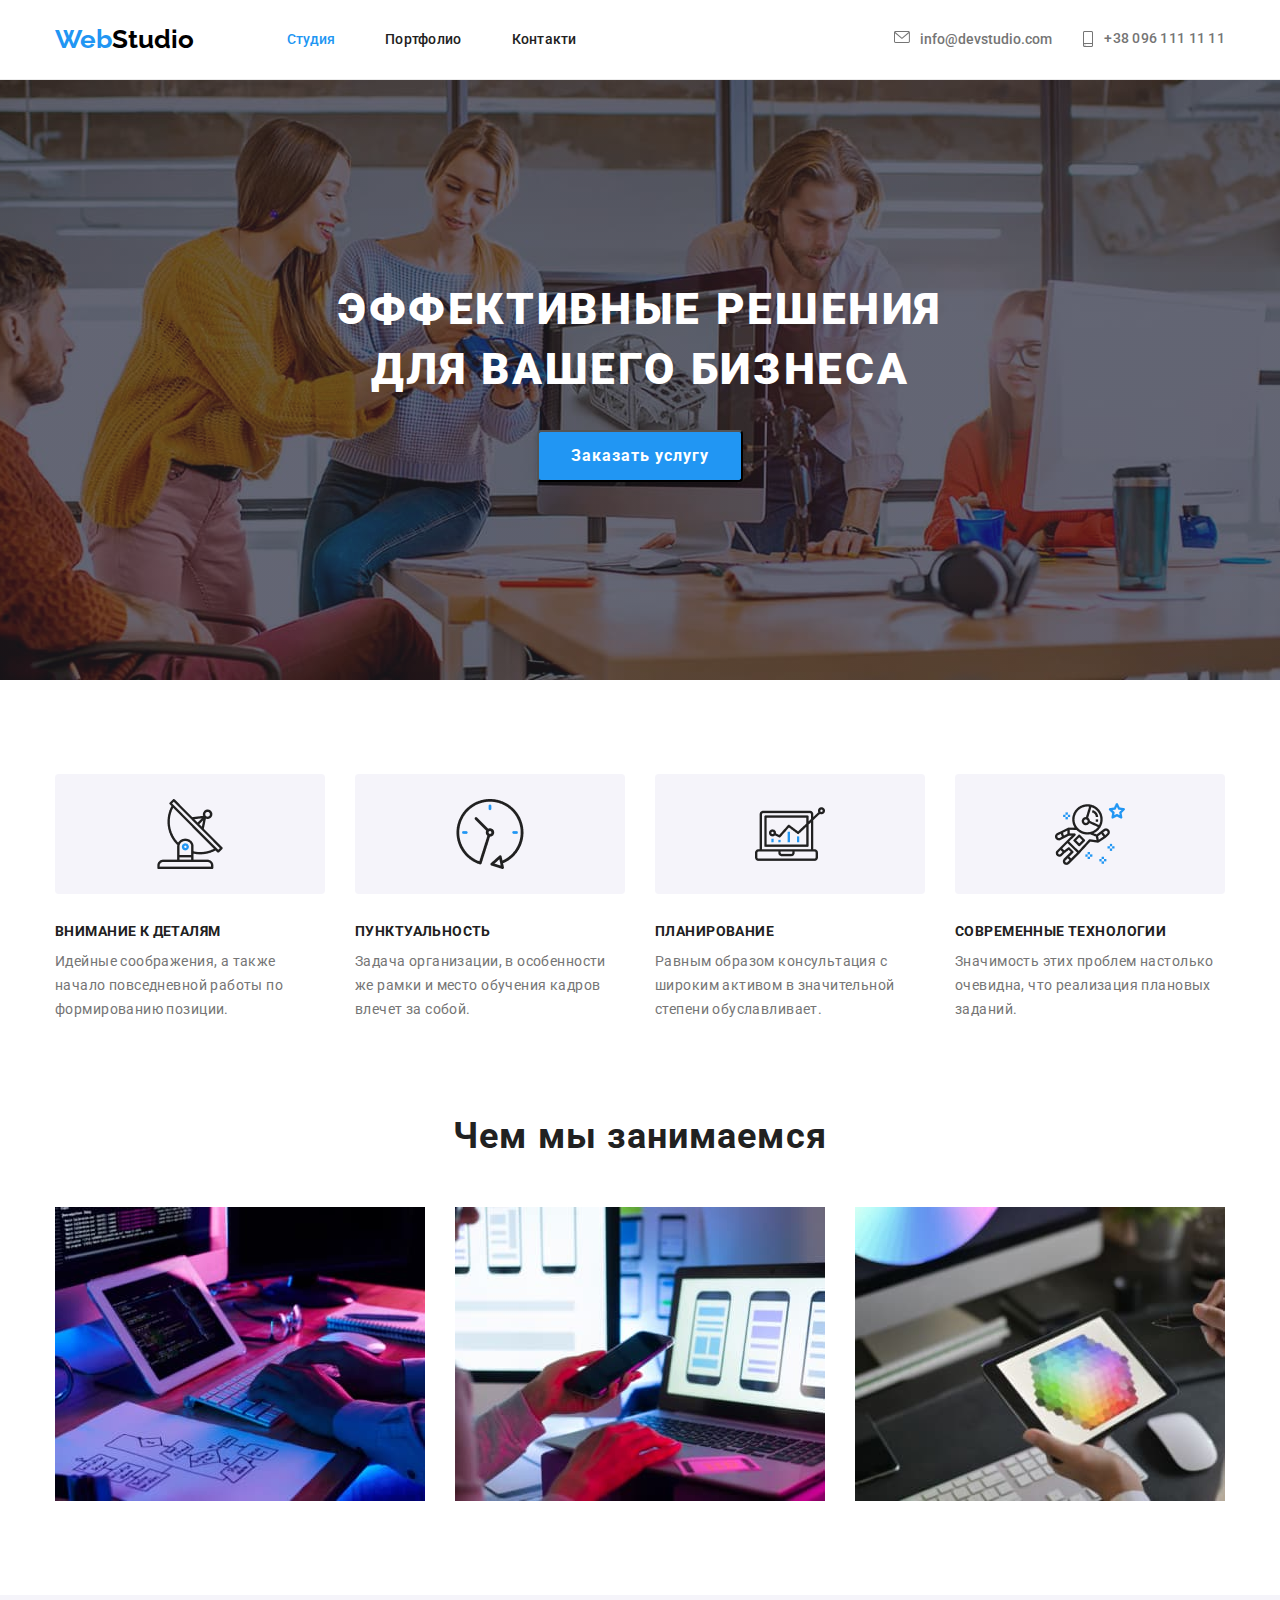
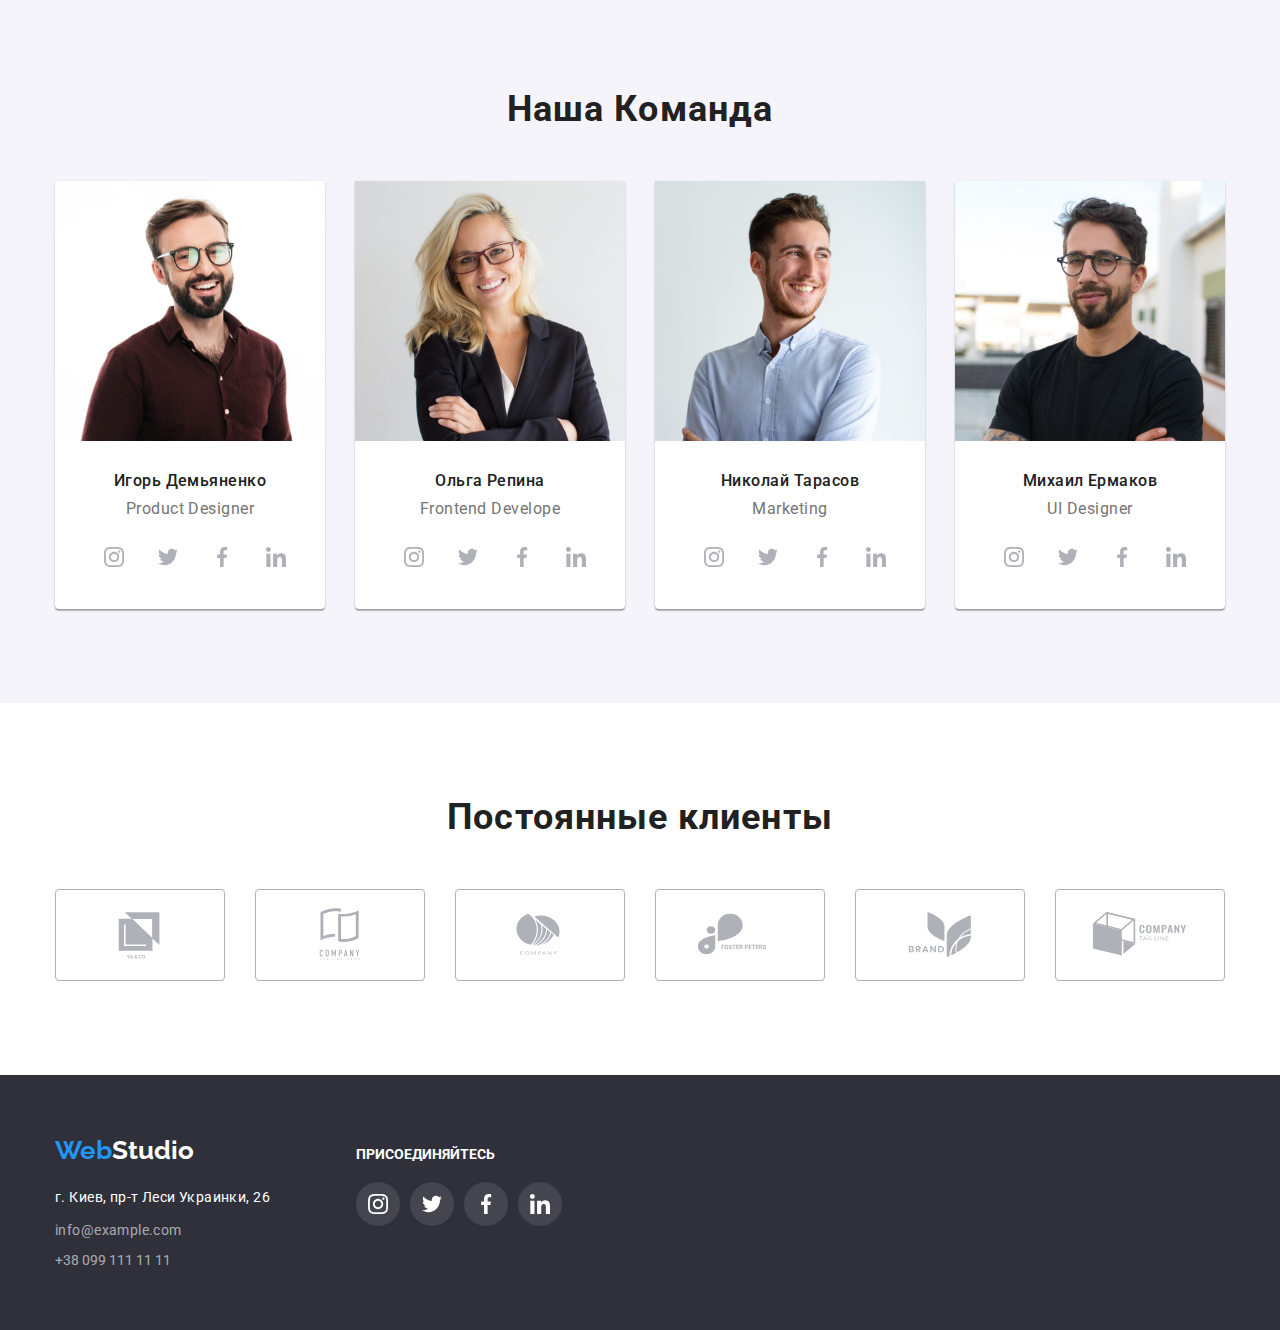
<file: index.html>
<!DOCTYPE html>
<html lang="en">
  <head>
    <meta charset="UTF-8" />
    <meta http-equiv="X-UA-Compatible" content="IE=edge" />
    <meta name="viewport" content="width=device-width, initial-scale=1.0" />
    <title>document</title>
    <link rel="preconnect" href="https://fonts.googleapis.com">
<link rel="preconnect" href="https://fonts.gstatic.com" crossorigin>
<link href="https://fonts.googleapis.com/css2?family=Raleway:wght@700&family=Roboto:wght@400;500;700;900&display=swap" rel="stylesheet">
<link
      rel="stylesheet"
      href="https://cdnjs.cloudflare.com/ajax/libs/modern-normalize/0.6.0/modern-normalize.min.css"/>     
<link rel="stylesheet" href="./css/styles.css">
  </head>
  <body>
   
    <header class="page-header">
      <div class="container">
      <a href="./index.html" class="logo-header" lang="en"
        ><span class="web-logo">Web</span>Studio</a>
      <nav>
        <ul class="menu">
          <li class="menu-item"><a href="#" class="link">Студия</li></a></li>
          <li class="menu-item"><a href="./portfolio.html" class="resume">Портфолио</a></li>
          <li class="menu-item"><a href="#" class="contact">Контакти</a></li>
        </ul>
      </nav>
      <ul class="nav-second-list">
        <li class="nav-second-list-item">
          <a href="mailto:info@devstudio.com" class="mail-link">
            <svg class="icon-mail" width="16px" height="12px">
              <use href="./images/header-icon.svg#icon-envelope"></use>
            </svg>info@devstudio.com</a>
        </li>
        <li class="nav-second-list-item">
          <a href="+38 096 111 11 11" class="number">
            <svg class="icon-phone" width="12px" height="16px">
            <use href="./images/header-icon.svg#icon-smartphone"></use>
            </svg>+38 096 111 11 11</a>
        </li>
      </ul>
      </div>
    </header>
    <main>
   
      <section class="section-1">
        <div class="first-section">
        <h1 class="title">Эффективные решения для вашего бизнеса</h1>
        <button type="button" class="main-button">Заказать услугу</button>
        </div>    
      </section>
 
    
      <section class="features-flex">
        <div class="container">
        <ul class="features-item">
          <li class="features-item-list icon-antenna">
            <h3 class="features-title">Внимание к деталям</h3>
            <p class="features-list">
              Идейные соображения, а также начало повседневной работы по
              формированию позиции.
            </p>
          </li>
          <li class="features-item-list icon-clock">
            <h3 class="features-title">Пунктуальность</h3>
            <p class="features-list">
              Задача организации, в особенности
              же рамки и место обучения кадров
              влечет за собой.
            </p>
          </li>
          <li class="features-item-list icon-diagram">
            <h3 class="features-title">Планирование</h3>
            <p class="features-list">
              Равным образом консультация с
              широким активом в значительной
              степени обуславливает.
            </p>
          </li>
          <li class="features-item-list icon-astronaut">
            <h3 class="features-title">Современные технологии</h3>
            <p class="features-list">
              Значимость этих проблем настолько
              очевидна, что реализация плановых
              заданий.
            </p>
          </li>
        </ul>
      </div>
      </section>
      <section class="section-work">
        <div class="our-team-container">
        <h3 class="we-do">Чем мы занимаемся</h3>
        <ul class="img-do">
          <li>
            <img class="imgclass"
              src="./images/img3.jpg"
              width="370"
              height="294"
              alt="создаем сайты"
            />
          </li>
          <li>
            <img class="imgclass"
              src="./images/img1_1.jpg"
              width="370"
              height="294"
              alt="сайты для всех дивайсов"
            />
          </li>
          <li>
            <img class="imgclass"
              src="./images/img2_1.jpg"
              width="370"
              height="294"
              alt="графическое оформление"
            />
          </li>
        </ul>
      </div>
      </section>
      <section class="our-team">
        <div class="our-team-container">
        <h3 class="staff-title">Наша Команда</h3>
        <ul class="staff-flex">
          <li>
            <img class="photo"
              src="./images/img3_1.jpg"
              width="270"
              height="260"
              alt="Игорь Демьяненко Product Designer"/>
              <div class="our-team-list">
            <p class="staff-list">Игорь Демьяненко</p>
            <p class="staff-position" lang="en"> Product Designer</p>
              </div>
              <div class="sociales">
                <ul class="staff-sociales">
                  <li class="social-item">
                    <a href="" class="link">
                      <svg class="icon-social">
                        <use href="./images/sprite.svg#icon-instagram"></use>
                      </svg>
                    </a>
                  </li>
                    <li class="social-item">
                      <a href="" class="link">
                        <svg class="icon-social">
                          <use href="./images/sprite.svg#icon-twitter"></use>
                        </svg>
                      </a>
                    </li>
                      <li class="social-item">
                        <a href="" class="link">
                          <svg class="icon-social">
                            <use href="./images/sprite.svg#icon-facebook"></use>
                          </svg>
                        </a>
                      </li>
                    
                    
                        <li class="social-item">
                          <a href="" class="link">
                            <svg class="icon-social">
                              <use href="./images/sprite.svg#icon-linkedin"></use>
                            </svg>
                          </a>
                        </li>
                      </ul>
              </div>
          </li>
          
          <li>
            <img class="photo"
              src="./images/img4_1.jpg"
              width="270"
              height="260"
              alt="Ольга Репина Frontend Developer"
            />
            <div class="our-team-list">
            <p class="staff-list">Ольга Репина</p>
            <p class="staff-position" lang="en">Frontend Develope</p>
            </div>
            <div class="sociales">
              <ul class="staff-sociales">
                <li class="social-item">
                  <a href="" class="link">
                    <svg class="icon-social">
                      <use href="./images/sprite.svg#icon-instagram"></use>
                    </svg>
                  </a>
                </li>
                  <li class="social-item">
                    <a href="" class="link">
                      <svg class="icon-social">
                        <use href="./images/sprite.svg#icon-twitter"></use>
                      </svg>
                    </a>
                  </li>
                    <li class="social-item">
                      <a href="" class="link">
                        <svg class="icon-social">
                          <use href="./images/sprite.svg#icon-facebook"></use>
                        </svg>
                      </a>
                    </li>
                  
                  
                      <li class="social-item">
                        <a href="" class="link">
                          <svg class="icon-social">
                            <use href="./images/sprite.svg#icon-linkedin"></use>
                          </svg>
                        </a>
                      </li>
                    </ul>
            </div>
          </li>
          <li>
            <img class="photo"
              src="./images/img5_1.jpg"
              width="270"
              height="260"
              alt="Николай Тарасов Marketing">
              <div class="our-team-list">
              <p class="staff-list">Николай Тарасов</p>
              <p class="staff-position" lang="en">Marketing</p>
              </div>
              <div class="sociales">
                <ul class="staff-sociales">
                  <li class="social-item">
                    <a href="" class="link">
                      <svg class="icon-social">
                        <use href="./images/sprite.svg#icon-instagram"></use>
                      </svg>
                    </a>
                  </li>
                    <li class="social-item">
                      <a href="" class="link">
                        <svg class="icon-social">
                          <use href="./images/sprite.svg#icon-twitter"></use>
                        </svg>
                      </a>
                    </li>
                      <li class="social-item">
                        <a href="" class="link">
                          <svg class="icon-social">
                            <use href="./images/sprite.svg#icon-facebook"></use>
                          </svg>
                        </a>
                      </li>
                    
                    
                        <li class="social-item">
                          <a href="" class="link">
                            <svg class="icon-social">
                              <use href="./images/sprite.svg#icon-linkedin"></use>
                            </svg>
                          </a>
                        </li>
                      </ul>
              </div>
          </li>
          <li>
            <img class="photo"
              src="./images/img6_1.jpg"
              width="270"
              width="260"
              alt="Михаил Ермаков UI Designer">
              <div class="our-team-list">
              <p class="staff-list">Михаил Ермаков</p>
              <p class="staff-position" lang="en">UI Designer</p>
              </div>
              <div class="sociales">
                <ul class="staff-sociales">
                  <li class="social-item">
                    <a href="" class="link">
                      <svg class="icon-social">
                        <use href="./images/sprite.svg#icon-instagram"></use>
                      </svg>
                    </a>
                  </li>
                    <li class="social-item">
                      <a href="" class="link">
                        <svg class="icon-social">
                          <use href="./images/sprite.svg#icon-twitter"></use>
                        </svg>
                      </a>
                    </li>
                      <li class="social-item">
                        <a href="" class="link">
                          <svg class="icon-social">
                            <use href="./images/sprite.svg#icon-facebook"></use>
                          </svg>
                        </a>
                      </li>
                    
                    
                        <li class="social-item">
                          <a href="" class="link">
                            <svg class="icon-social">
                              <use href="./images/sprite.svg#icon-linkedin"></use>
                            </svg>
                          </a>
                        </li>
                      </ul>
              </div>
          </li>
        </ul>
        </div>
      </section>
      <section class="regular-customers">
        <div class="container-customers">
        <h3 class="title-customers">Постоянные клиенты</h3>
        <ul class="customers-list">
        <li class="customers-item">
          <a href="#" class="link">
          <svg class="company" width="106" height="60">
            <use href="./images/sprite.svg#icon-client1"></use>
          </svg>    
        </a>
        </li>
        <li class="customers-item">
              <a href="#" class="link">
              <svg class="company" width="106" height="60">
                <use href="./images/sprite.svg#icon-client2"></use>
              </svg>
            </a>
        </li>
        <li class="customers-item">
              <a href="#" class="link">
              <svg class="company" width="106" height="60">
                <use href="./images/sprite.svg#icon-client3"></use>
              </svg>
            </a>
        </li>
        <li class="customers-item">
              <a href="#" class="link">
              <svg class="company" width="106" height="60">
                <use href="./images/sprite.svg#icon-client4"></use>
              </svg>
            </a>
        </li>
        <li class="customers-item">
              <a href="#" class="link">
              <svg class="company" width="106" height="60">
              <use href="./images/sprite.svg#icon-client5"></use>
            </svg>
          </a>
        </li>
        <li class="customers-item">
            <a href="#" class="link">
            <svg class="company" width="106" height="60">
            <use href="./images/sprite.svg#icon-client6"></use>
          </svg>
        </a>
        </li>
        </ul>
        </div>
      </section>
    </main>
    <footer class="main-footer">      
      <div class="container-footer">
      <div class="footer-block">
      <a href="./index.html" class="logo-footer" lang="en"
        ><span class="web-logo">Web</span>Studio</a>
          <address>
            <ul class="adress-footer">
            <li class="adress-footer-list"><a href="#" class="address" >г. Киев, пр-т Леси Украинки, 26</a></li>
            <li class="adress-footer-list"><a href="email" class="email-footer" >info@example.com</a></li>
            <li class="adress-footer-list"><a href="tel:+38 099 111 11 11" class="number-footer" >+38 099 111 11 11</a></li>
              </ul>
          </address>
      </div>
          <div class="footer-sociales">
         <p class="footer-sociales-title">Присоединяйтесь</h4>
            <ul class="staff-sociales">
              <li class="social-item">
                <a href="#" class="link">
                  <svg class="icon-social" >
                    <use href="./images/sprite.svg#icon-instagram"></use>
                  </svg>
                </a>
              </li>
              <li class="social-item">
                <a href="#" class="link">
                  <svg class="icon-social" >
                    <use href="./images/sprite.svg#icon-twitter"></use>
                  </svg>
                </a>
              </li>
              <li class="social-item">
                <a href="#" class="link">
                  <svg class="icon-social"  >
                    <use href="./images/sprite.svg#icon-facebook"></use>
                  </svg>
                </a>
              </li>
              <li class="social-item">
                <a href="#" class="link">
                  <svg class="icon-social" >
                    <use href="./images/sprite.svg#icon-linkedin"></use>
                  </svg>
                </a>
              </li>
            </ul>
            </ul>



          </div>
        </div>
      </div>
        </footer>
  </body>
</html>
</file>
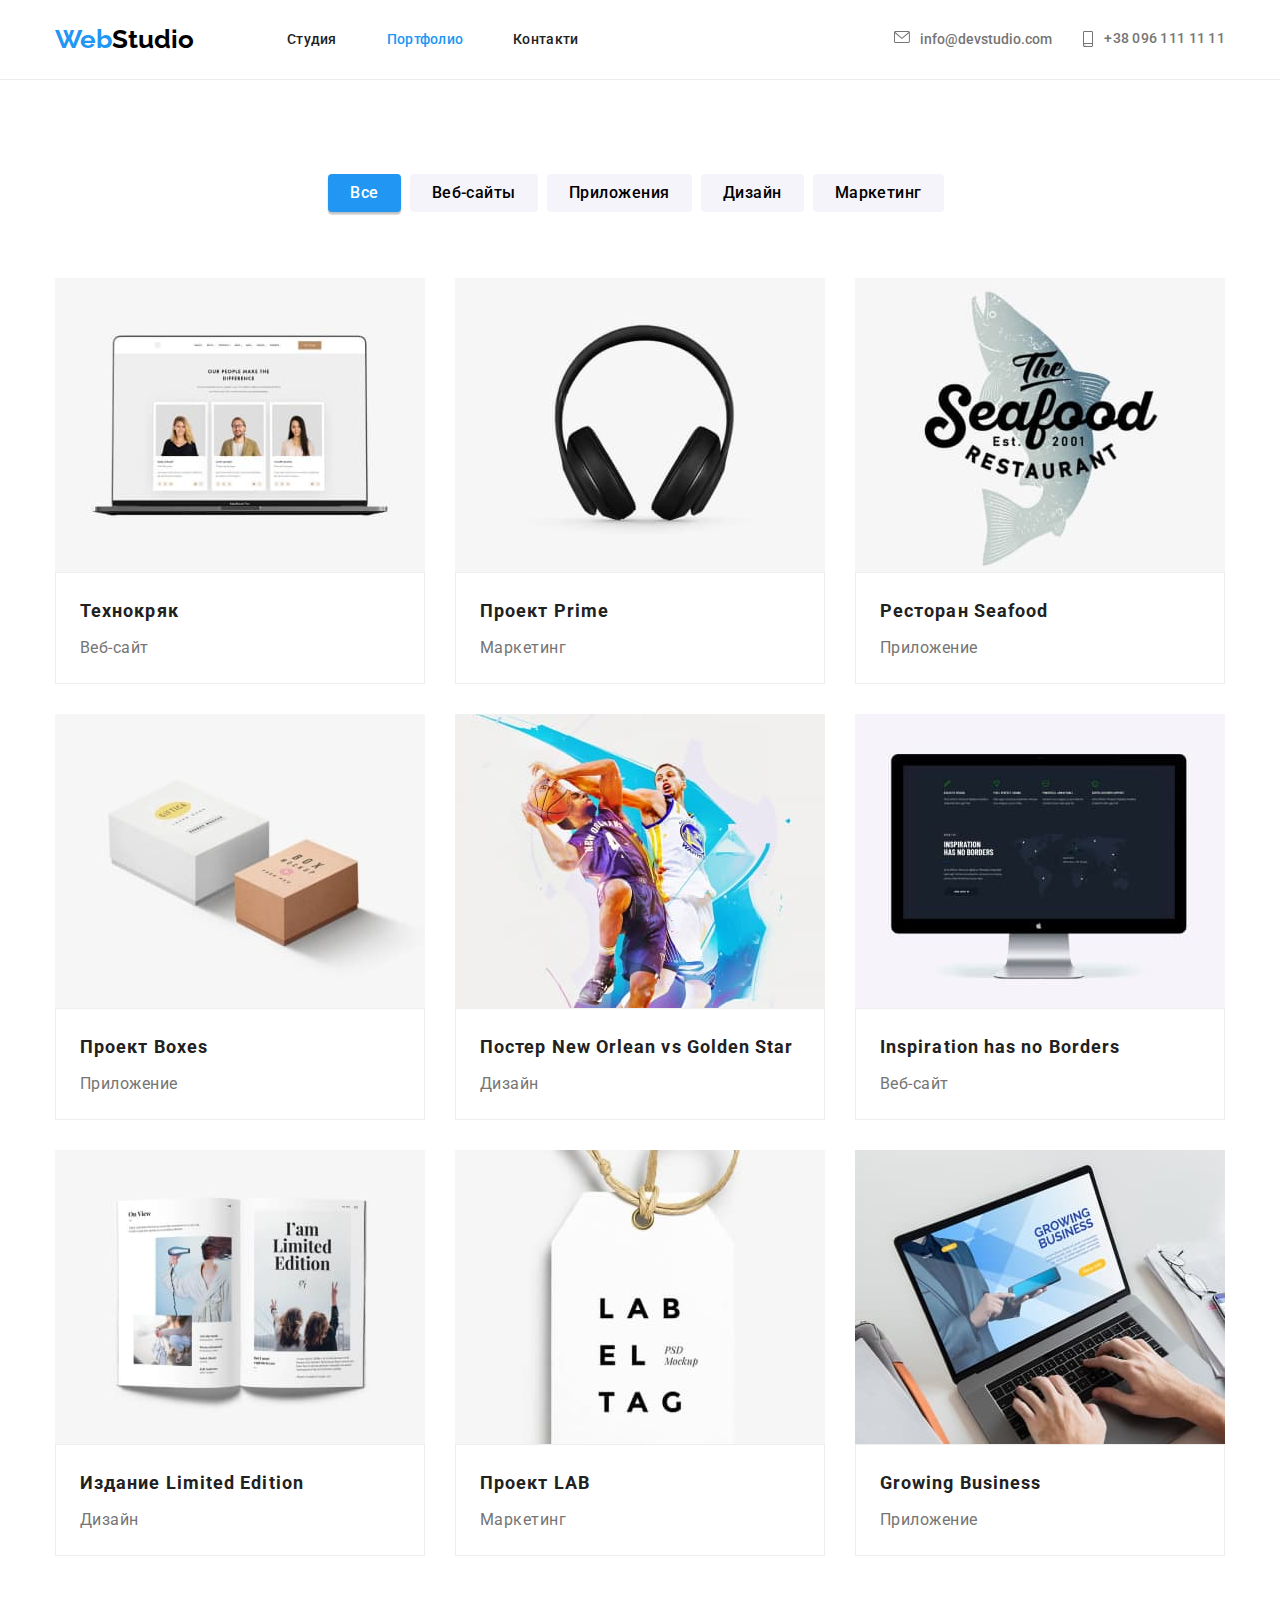
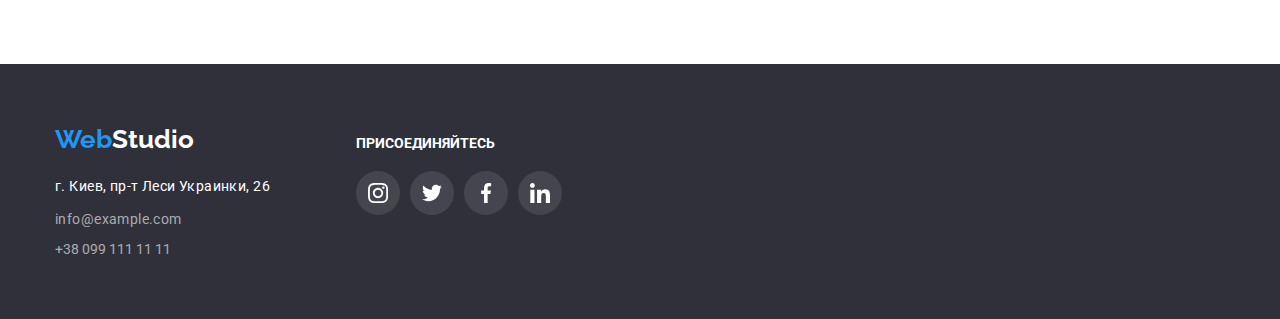
<file: portfolio.html>
<!DOCTYPE html>
    <html lang="en">
    <head>
        <meta charset="UTF-8">
        <meta http-equiv="X-UA-Compatible" content="IE=edge">
        <meta name="viewport" content="width=device-width, initial-scale=1.0">
        <title>Document</title>
        <link rel="preconnect" href="https://fonts.googleapis.com">
<link rel="preconnect" href="https://fonts.gstatic.com" crossorigin>
<link href="https://fonts.googleapis.com/css2?family=Raleway:wght@700&family=Roboto:wght@400;500;700;900&display=swap" rel="stylesheet">
<link
      rel="stylesheet"
      href="https://cdnjs.cloudflare.com/ajax/libs/modern-normalize/0.6.0/modern-normalize.min.css"
    />
 <link rel="stylesheet" href="./css/styles.css">
    </head>
    <body>
        <header class="page-header">
          <div class="container">
          <a href="./index.html" class="logo-header" lang="en"
          ><span class="web-logo">Web</span>Studio</a>
          <nav>
            <ul class="menu">
              <li class="menu-item"><a href="./index.html" class="link-2">Студия</a></li>
              <li class="menu-item"><a href="#" class="resume-2">Портфолио</a></li>
              <li class="menu-item"><a href="#" class="contact">Контакти</a></li>
            </ul>
          </nav>
          <ul class="nav-second-list">
            <li class="nav-second-list-item">
              <a href="mailto:info@devstudio.com" class="mail-link">
                <svg class="icon-mail" width="16px" height="12px">
                  <use href="./images/header-icon.svg#icon-envelope"></use>
                </svg>info@devstudio.com</a>
            </li>
            <li class="nav-second-list-item">
              <a href="#" class="number">
                <svg class="icon-phone" width="12px" height="16px">
                <use href="./images/header-icon.svg#icon-smartphone"></use>
                </svg>+38 096 111 11 11</a>
            </li>
          </ul>
          </div>
        </header>


        <main>
          <section class="portfolio-section">
         <div class="container-button">
            <h2 class="visually-hidden">Button</h2>
            <ul class="nav-port">
              <li class="nav-port-item"><button type="button" class="all-button">Все</button></li>
              <li class="nav-port-item"><button type="button" class="list-port">Веб-сайты</a></li>
              <li class="nav-port-item"><button type="button" class="list-port">Приложения</a></li>
              <li class="nav-port-item"><button type="button" class="list-port">Дизайн</a></li>
              <li class="nav-port-item"><button type="button" class="list-port">Маркетинг</a></li>
            </ul>
         </div>
         
         
            <h3></h3>
            <div class="container">
              <ul class="offers">
                <li class="offers-item">
                  <a href="#" class="offers-link">
                  <img src="./images/img7.jpg"   alt="Технокряк">
                  <div class="offers-border"><h3 class="features-title-2">Технокряк</h3><p class="features-list-2">Веб-сайт</p></div></a></li>

                <li class="offers-item">
                  <a href="#" class="offers-link">
                  <img src="./images/img10.jpg"  alt="Проект Prime">
                  <div class="offers-border"><h3 class="features-title-2">Проект Prime</h3><p class="features-list-2">Маркетинг</p></div></a></li>

                <li class="offers-item">
                  <a href="#" class="offers-link">
                  <img src="./images/img9.jpg"  alt="Ресторан Seafood">
                  <div class="offers-border"><h3 class="features-title-2">Ресторан Seafood</h3><p class="features-list-2">Приложение</p></div></a></li>

                <li class="offers-item">
                  <a href="#" class="offers-link">
                  <img src="./images/img11.jpg"  alt="Проект Boxes">
                  <div class="offers-border"><h3 class="features-title-2">Проект Boxes</h3><p class="features-list-2">Приложение</p></div></a></li>

                <li class="offers-item">
                  <a href="#" class="offers-link">
                  <img src="./images/img8.jpg"  alt="Постер New Orlean vs Golden Star">
                  <div class="offers-border"><h3 class="features-title-2">Постер New Orlean vs Golden Star</h3><p class="features-list-2">Дизайн</p></div></a></li>

                <li class="offers-item">
                  <a href="#" class="offers-link">
                  <img src="./images/img12.jpg"  alt="Inspiration has no Borders">
                  <div class="offers-border"><h3 class="features-title-2">Inspiration has no Borders</h3><p class="features-list-2">Веб-сайт</p></div></a></li>

                <li class="offers-item">
                  <a href="#" class="offers-link">
                  <img src="./images/img13.jpg"  alt="Издание Limited Edition">
                  <div class="offers-border"><h3 class="features-title-2">Издание Limited Edition</h3><p class="features-list-2">Дизайн</p></div></a></li>

                <li class="offers-item">
                  <a href="#" class="offers-link">
                  <img src="./images/img14.jpg"  alt="Проект LAB">
                  <div class="offers-border"><h3 class="features-title-2">Проект LAB</h3><p class="features-list-2">Маркетинг</p></div></a></li>

                <li class="offers-item">
                  <a href="#" class="offers-link">
                  <img src="./images/img15.jpg"  alt="Growing Business">
                  <div class="offers-border"><h3 class="features-title-2">Growing Business</h3><p class="features-list-2">Приложение</p></div></a></li>

              </ul>
            </div>
          </section>
        </main>



        <footer class="main-footer">      
          <div class="container-footer">
          <div class="footer-block">
          <a href="./index.html" class="logo-footer" lang="en"
            ><span class="web-logo">Web</span>Studio</a>
              <address>
                <ul class="adress-footer">
                <li class="adress-footer-list"><a href="#" class="address" >г. Киев, пр-т Леси Украинки, 26</a></li>
                <li class="adress-footer-list"><a href="email" class="email-footer" >info@example.com</a></li>
                <li class="adress-footer-list"><a href="tel:+38 099 111 11 11" class="number-footer" >+38 099 111 11 11</a></li>
                  </ul>
              </address>
          </div>
              <div class="footer-sociales">
                <p class="footer-sociales-title">Присоединяйтесь</p>
                <ul class="staff-sociales">
                  <li class="social-item">
                    <a href="#" class="link">
                      <svg class="icon-social" >
                        <use href="./images/sprite.svg#icon-instagram"></use>
                      </svg>
                    </a>
                  </li>
                  <li class="social-item">
                    <a href="#" class="link">
                      <svg class="icon-social" >
                        <use href="./images/sprite.svg#icon-twitter"></use>
                      </svg>
                    </a>
                  </li>
                  <li class="social-item">
                    <a href="#" class="link">
                      <svg class="icon-social"  >
                        <use href="./images/sprite.svg#icon-facebook"></use>
                      </svg>
                    </a>
                  </li>
                  <li class="social-item">
                    <a href="#" class="link">
                      <svg class="icon-social" >
                        <use href="./images/sprite.svg#icon-linkedin"></use>
                      </svg>
                    </a>
                  </li>
                </ul>
                </ul>
    
    
    
              </div>
            </div>
          </div>
            </footer>
    

        
    </body>
    </html>
</file>
<file: css/styles.css>
:root {
    --primary-text-color: rgba (117, 117,117, 1);
    --title-text-color: #212121;
    --accent-color: rgba(33, 150, 243, 1);
    --primary-bcg-color: #fff;
    --font-family: 'Raleway', sans-serif;
    --font-family: 'Roboto', sans-serif;
}
*,
*::before,
*::after {

  box-sizing: inherit;
}
/* Стили для обнуления верхних отступов у элементов */
h1,
h2,
h3,
h4,
h5,
h6,
p {
    margin-top: 0;
}

/* Класс для обнуления базовых свойств у списков (ul) */
.list {
    list-style: none;
    padding-left: 0;
    margin: 0;
}

/* Класс для обнуления базовых свойств у ссылок */
.link {
    text-decoration: none;
    color: inherit;
}

/* Свойства для корректного отображения картинок */
img {
    display: block;
    max-width: 100%;
    height: auto;
}

/* Свойства для обнуления курсива у address */

address {
    font-style: normal;
}

.page-header {
    background-color:  #fff;
    border-bottom: 1px solid #ECECEC;
    padding-top: 24px;
    padding-bottom: 24px; 
    justify-content: space-around;
    margin: 0 auto;
    
}
.logo-header {
    color: #000;
    font-family: 'Raleway', sans-serif;
    font-weight: 700;
    font-size: 26px;
    line-height: 1.19;
    text-decoration: none;
    box-shadow: none;
    margin: 0px;
    margin-right: 93px;
}

.menu {
    display: flex;
    flex-direction: row;
    
    justify-content: space-between;
    margin-bottom: 0;
    margin-top: 0;
    padding-left: 0;
    
}
 .menu-item {
    display: block;
    margin-right: 50px;
  }
  .menu-item:last-child {
    margin-right: 0;
  }
  .container-button 
  {
    width: 1200px;
    margin: 0 auto;
    padding-left: 15px;
    padding-right: 15px;
  }
  .nav-second-list {
    display: flex;
    flex-direction: row;
    margin-top: 0;
    margin-bottom: 0;
    margin-left: auto;
  }
  .nav-second-list-item {
    display: flex;
    margin-left:0px;
    align-items: center;
    justify-items: center;
  }
  .nav-second-list-item:last-child {
    margin-left: 0;
  } 
  
  .icon-phone {
    margin-right: 10px;
    fill: #757575;
    margin-left: 30px;
  }
  a.number {
    color: #757575;
    font-family: 'Roboto';
    font-style: normal;
    font-weight: 500;
    font-size: 14px;
    line-height: 1.14;
    letter-spacing: 0.02em;
    display: flex;
    align-items: center;
}
a.number:hover .icon-phone,
a.number:focus .icon-phone
{
    fill: var(--accent-color);
}
a.number:hover,
a.number:focus {
    color: var(--accent-color);
}
.icon-mail {
    margin-right: 10px;
    fill: currentColor;
  }
  a.mail-link {
    display: flex;
    color:  #757575;
  }
  a.mail-link:hover,
  a.mail-link:focus {
    color: #2196F3;
  }
  .nav-port {
    display: flex;
    flex-direction: row;
    margin-right: 8px;
    justify-content: center;
    padding-left: 0;
    margin-top: 0;
    margin-bottom: 0;

}
.nav-port-item {
    display: flex;
    margin-right: 9px;
   
}
.nav-port-item:last-child{
    margin-right: 0;
}
.container  {
   
    width: 1200px;
    display: flex;
    align-items: center;
    margin: 0 auto;
    padding-left: 15px;
    padding-right: 15px;
    margin: 24px 0;
}
.container-footer 
{
    width: 1200px;
    display: flex;
    align-items: baseline;
    margin: 0 auto;
    padding-left: 15px;
    padding-right: 15px;
    
}
body {
    
    color: var(--primary-text-color);
    font-family: 'Roboto', sans-serif;
    font-style: normal;
    font-weight: 500;
    font-size: 14px;

  }

  a{
    text-decoration: none;
  }
  html{
    box-sizing: border-box;
  }

    .section-1 {
        background-color: #2F303A;
        color: var(--primary-text-color);
        font-family: 'Roboto' sans-serif;
        font-style: normal;
        font-weight: 900;
        height: 600px;
        text-transform: uppercase;
        text-align: center;
        padding: 200px 0;
        background-image: linear-gradient(to left, rgba(47,48,58,0.4), rgba(47,48,58,0.4)), url(../images/Img_16.jpg);
        background-repeat: no-repeat;
        background-position: center;
        background-size: cover;

    }
.first-section{
    text-align: center;
}
.title {
    display: block;
    width: 696px;
    font-weight: 900;
    font-size: 44px;
    line-height: 1.36;
    letter-spacing: 0.06em;
    text-transform: uppercase;
    color: #FFFFFF;
    margin: 0 auto;
}
.title:hover {
    color: var(--primary-bcg-color);
}

.section-work {
    padding: 94px 0;
}
.we-do {
    font-family: 'Roboto';
    font-style: normal;
    font-weight: 700;
    font-size: 36px;
    line-height: 1.16;
    letter-spacing: 0.03em;
    color: #212121;
    text-align: center;
    margin-top: 0;
    margin-bottom: 50px;
}

.staff-title {
    font-family: 'Roboto';
font-style: normal;
font-weight: 700;
font-size: 36px;
line-height: 1.16;
text-align: center;
letter-spacing: 0.03em;
color: #212121;
margin-top: 0;
margin-bottom: 50px;

}
.staff-flex {
    display: flex;
    text-align: center;
    padding-left: 0;
    column-gap: 30px;
    margin-top: 0;
    margin-bottom: 0;
}
.staff-flex li {
    background: #FFFFFF;
    box-shadow: 0px 1px 3px rgba(0, 0, 0, 0.12), 0px 1px 1px rgba(0, 0, 0, 0.14), 0px 2px 1px rgba(0, 0, 0, 0.2);
    border-radius: 0px 0px 4px 4px;
    padding-bottom: 30px;
    margin-top: 0;
    margin-bottom: 0;
    padding-bottom: 0;
}
.imgclass {
    display: flex;
    justify-content: space-between;
    margin-right: 30px;
}
.img-do {
    display: flex;
    justify-content: space-between;
    padding-left: 0;
    column-gap: 30px;
    margin-top: 0;
    margin-bottom: 0;
}
.our-team {
    background-color: #F5F4FA;
    padding-top: 94px;
    padding-bottom: 94px;
}
.our-team-container {
    width: 1200px;
    margin: 0 auto;
    padding-left: 15px;
    padding-right: 15px;
}
.our-team-list {
    padding-top: 30px;
    padding-bottom: 16px;
}
.staff-list {
    font-family: 'Roboto';
    font-style: normal;
    font-weight: 500;
    font-size: 16px;
    line-height: 1.19;
    letter-spacing: 0.03em;
    color: #212121;
    margin-top: 0px;
    margin-bottom: 0px;
}
.sociales .staff-sociales {
    display: flex;
    margin-bottom: 30px;
    justify-content: center;
    padding-left: 0;
    
}
.social-item .link {
    display: flex;
    height: 44px;
    width: 44px;
    /* padding: 12px; */
    justify-content: center;
    align-items: center;
    background-position: center;
    border-radius: 50%;
    color: #AFB1B8;
    cursor: pointer;
}
.social-item .link:hover,
.social-item .link:focus {
    background-color: var(--accent-color);
    color: var(--primary-bcg-color);
}
li.social-item {
    box-shadow: none;
}
.sociales .icon-social {
    width: 20px;
    height: 20px;
    fill: currentColor;
}

.sociales .social-item {
    margin-left: 10px;
}
.staff-position {
    font-family: 'Roboto';
    font-style: normal;
    font-weight: 400;
    font-size: 16px;
    line-height: 1.18;
    letter-spacing: 0.03em;
    color: #757575;
    margin-top: 10px;
    margin-bottom: 0px;
}
.features-flex {
    display: flex;
    flex-direction: row;
    background: #fff;
    text-align: center;
    column-gap: 30px;
    padding-top: 94px;
    
}
.features-title {
    font-family: 'Roboto';
    font-style: normal;
    font-weight: 700;
    font-size: 14px;
    line-height: 1.14;
    letter-spacing: 0.03em;
    text-transform: uppercase;
    color: #212121;
    outline: 0;
    outline-offset: 0;
    display: block;
    margin-bottom: 10px;
    margin-top: 0px;
    text-align: left;
}
.features-title-2 {
        font-family: 'Roboto';
        font-style: normal;
        font-weight: 700;
        color:#212121;
        font-size: 18px;
        line-height: 2;
        letter-spacing: 0.06em;
        margin-bottom: 4px;
    }
p.features-list {
    font-family: 'Roboto';
    font-style: normal;
    font-weight: normal;
    font-size: 14px;
    line-height: 1.71;
    letter-spacing: 0.03em;
    color: #757575;
    text-align: left;
    margin-bottom: 0;
}
.features-list-2 {
    font-family: 'Roboto';
    font-style: normal;
    font-weight: 400;
    color: #757575;
    font-size: 16px;
    line-height: 1.87;
    letter-spacing: 0.03em;
    margin-bottom: 0;
}
.features-item {
    display: flex;
    text-align: center;
    column-gap: 30px;
    padding-left: 0;
    margin-top: 0;
    margin-bottom: 0;

}
.features-item-list {
    width: 270px;
}
.features-item-list::before {
    display: block;
    content: '';
    height: 120px;
    background-repeat: no-repeat;
    background-position: center;
    background-color: #F5F4FA;
    margin-bottom: 30px;
}
.icon-antenna::before {
    background-image: url(../images/antenna.png);
    border-radius: 4px;
}
.icon-clock::before {
    background-image: url(../images/clock.png);
    border-radius: 4px;
}
.icon-diagram::before {
background-image: url(../images/diagram.png);
border-radius: 4px;
}
.icon-astronaut::before {
    background-image: url(../images/astronaut.png);
    border-radius: 4px;
}

.features-item :last-child {
    margin-right: 0;
}
.photo {
    display: flex;
    margin-right: 30px;
}


.imgclass:not(:last-child)
{
    margin-right: 30;

}

.offers {
    margin-top: 50px;
    display: flex;
    align-items: center;
    flex-wrap: wrap;
    gap: 30px;
    padding-left: 0;

}
.offers-item {

margin: 0;
padding: 0;
max-width: 370px;
background: #FFFFFF;

}
.offers-link:hover,
.offers-link:focus
{
    box-shadow: 0px 1px 1px rgba(0, 0, 0, 0.12), 0px 4px 4px rgba(0, 0, 0, 0.06),
    1px 4px 6px rgba(0, 0, 0, 0.16);
}
.offers-item:nth-last-child(-n + 3) {
    margin-bottom: 0;
  }
.container {
    width: 1200px;
    margin: 0 auto;
    padding-left: 15px;
    padding-right: 15px;
}
.offers-border {
        border: 1px  solid #eeeeee;
        padding: 20px 24px;
}


.main-footer {
    background-color:  #2F303A;
    display: flex;
    padding: 60px 0px;
}
.second-footer {
    width: 1200px;
    height: 252px;
    left: 0px;
    top: 1628px;
    background: #2F303A;
}
.logo {
color: var(--accent-color);
font-family: 'Raleway';
font-style: normal;
font-weight: 700;
font-size: 24px;
line-height: 1,19;
margin-left: 215px;
}
/* .web-logo,:hover,:focus{
    color: var(--title-text-color);
} */


/*.email::before {
        content: "";
        display: flex;
        align-items: center;
        width: 16px;
        height: 12px;
        margin-right: 10px;
        background-image: url(../images/icons.svg/envelope_hover_1.svg);
}*/

.resume {
font-family: 'Roboto';
font-style: normal;
font-weight: 500;
font-size: 14px;
line-height: 1.14;
letter-spacing: 0.02em;
color: #212121;
}
.resume:hover, 
.resume:focus { 
    color: #2196F3;

}
.contact{
    width: 68px;
    height: 16px;
    font-family: 'Roboto';
    font-style: normal;
    font-weight: 500;
    font-size: 14px;
    line-height: 1.14;
    letter-spacing: 0.02em;
    color: #212121;
}
.contact:hover,
.contact:focus {
    color: var(--accent-color);
}
.address{
    font-family: 'Roboto';
    font-style: normal;
    font-weight: 400;
    font-size: 14px;
    line-height: 1.71;
    letter-spacing: 0.03em;
    color: #FFFFFF;
}
.address:hover,
.address:focus{
    color: var(--primary-bcg-color);
}
.email-footer{
    width: 231px;
height: 21px;
font-family: 'Roboto';
font-style: normal;
font-weight: 400;
font-size: 14px;
line-height: 1.71;
letter-spacing: 0.03em;
color: rgba(255, 255, 255, 0.6);;
}
.email-footer:hover,
.email-footer:focus{
    color: var(--primary-bcg-color);
}
.number-footer {
    width: 231px;
height: 21px;
font-family: 'Roboto';
font-style: normal;
font-weight: 400;
font-size: 14px;
line-height: 1.71;
color: rgba(255, 255, 255, 0.6);
}
.number-footer:hover,
.number-footer:focus {
    color: var(--primary-bcg-color);
}

.main-button {
    display: inline-block;
    margin-bottom: 200px;
    font-family: 'Roboto';
    font-style: normal;
    font-weight: 700;
    max-width: 200;
    font-size: 16px;
    line-height: 1.8;
    background: #2196F3;
    box-shadow: 0px 4px 4px rgba(0, 0, 0, 0.15);
    border-radius: 4px;
    cursor: pointer;
    color: #fff;
    letter-spacing: 0.06em;
    padding: 10px 32px; 
    margin-top: 30px; 
}
.main-button:hover {    
    color:var(--title-text-color);
}

.all-button {
    color: #fff;
    font-family: 'Roboto';
    font-style: normal;
    font-weight: 500;
    font-size: 16px;
    line-height: 1.62;
    background: #2196F3;
    text-align: center;
    letter-spacing: 0.03em;
    border-radius: 4px;
    padding: 6px 22px;
    cursor: pointer;
    box-shadow: 0px 3px 1px rgba(0, 0, 0, 0.1),
     0px 1px 2px rgba(0, 0, 0, 0.08),
    0px 2px 2px rgba(0, 0, 0, 0.12);
    border: none;
}
/* .all-button:hover,:focus {
    color: var(--title-text-color);
    box-shadow: 0px 3px 1px rgba(0, 0, 0, 0.1), 0px 1px 2px rgba(0, 0, 0, 0.08),
    0px 2px 2px rgba(0, 0, 0, 0.12);
} */
ul{
    list-style: none;
}
.imgface {
    width: 270px ;
    height: 260px;
}
.site-nav-list a:hover,
.site-nav-list a:hover:focus {
color: black;
}
.link {
    color: var(--accent-color);
}
.link-2 {
    font-family: 'Roboto';
    font-style: normal;
    font-weight: 500;
    font-size: 14px;
    line-height: 1.14;
    letter-spacing: 0.02em;
    color: #212121;
}
.link-2:hover,
.link-2:focus{
    color:var(--accent-color);
}
.resume-2 {
    font-family: 'Roboto';
    font-style: normal;
    font-weight: 500;
    font-size: 14px;
    line-height: 1.14;
    letter-spacing: 0.02em;
    color: #2196F3;
}
.resume-2:hover,
.resume-2:focus{
    color: var(--title-text-color);
}
.logo-header {
    color: #000;
    font-family: 'Raleway', sans-serif;
    font-weight: 700;
    font-size: 26px;
    line-height: 1.19;
    text-decoration: none;
}
.logo-footer {
    color: #FFFFFF;
    font-family: 'Raleway', sans-serif;
    font-weight: 700;
    font-size: 26px;
    line-height: 1.19;
    text-decoration: none;
    margin-bottom: 20px;

}
.web-logo{
    color: var(--accent-color);
    font-family: 'Raleway', sans-serif;
    font-weight: 700;
    font-size: 26px;
    line-height: 1.19;
    text-decoration: none;
}
.list-port {
    font-family: 'Roboto';
    font-style: normal;
    font-weight: 500;
    font-size: 16px;
    line-height: 1.62;
    background: #F5F4FA;
    border-radius: 4px;
    border: none;
    padding: 6px 22px;
    border: 1 solid transparent;
    text-align: center;
    letter-spacing: 0.03em;
    cursor: pointer;
    
}
.list-port:hover,
.list-port:focus {
    color: var(--primary-bcg-color);
    box-shadow: 0px 3px 1px rgba(0, 0, 0, 0.1), 0px 1px 2px rgba(0, 0, 0, 0.08),
    0px 2px 2px rgba(0, 0, 0, 0.12);
    background-color: var(--accent-color);
}

.adress-footer {
    display: block;
    padding-left: 0;
    margin-top: 0;
    margin-bottom: 0;
}
.adress-footer-list {
    display: block;
    flex-direction: column;
    margin-top: 9px;

}
.adress-footer-list:first-child {
    margin-top:  0px;
}
.footer-sociales-title {
    margin-bottom: 20px;
    color: var(--primary-bcg-color);
    text-transform: uppercase;
    font-size: 14px;
    font-weight: 700;

}
.footer-sociales .link {
    display: block;
    background-position: center;
    padding: 12px;
    cursor: pointer;
    width: 44px;
    height: 44px;
    color: var (var(--primary-bcg-color));
}

.icon-social {
    width: 20px;
    height: 20px;
    fill: #FFFFFF;
}
.footer-sociales .link:hover,
.footer-sociales .link:focus {
background-color: var(--accent-color);
color:var(--primary-bcg-color);
}
.footer-sociales .social-item {
    margin-left: 10px;
    background: rgba(255, 255, 255, 0.1);
    border-radius: 50%;
}
.footer-sociales .social-item:first-child {
    margin-left: 0;
}
.staff-sociales {
    display: flex;
    margin-top: 0;
    margin-bottom: 0;
    padding-left: 0;
}
.footer-block {
    margin-right: 70px;
}
.visually-hidden {
    position: absolute;
    width: 1px;
    height: 1px;
    margin: -1px;
    border: 0;
    padding: 0;
    white-space: nowrap;
    clip-path: inset(100%);
    clip: rect(0 0 0 0);
    overflow: hidden;
}
/*.first-section {
    text-transform: uppercase;
    text-align: center;
    display: flex;
    justify-content: center;
    align-items: center;
    flex-direction: column;
    position: relative;
    padding-top: 200px;
    padding-bottom: 280px;
}*/
.portfolio-section 
{
    background-color: var(--primary-bcg-color);
    padding: 94px 0;
}
.regular-customers {
    padding:94px 0;
}
.container-customers {
width: 1200px;
padding-left: 15px;
padding-right: 15px;
margin: 0 auto;
}
.title-customers {
    font-family: 'Roboto';
    font-style: normal;
    font-weight: 700;
    font-size: 36px;
    line-height: 1.16;
    text-align: center;
    letter-spacing: 0.03em;
    color: #212121;
    margin-bottom: 50px;

}
.customers-list {
    display: flex;
    justify-content: space-around;
    column-gap: 30px;
    padding-left: 0;
    margin: 0;
}
.customers-item .link {
    border: 1px solid #AFB1B8;
    border-radius: 4px;
    width: 170px;
    height: 92px;
    display: flex;
    justify-content: center;
    align-items: center;
}
.customers-list .link:hover,
.customers-list .link:focus                         
{
    border-color: var(--accent-color);
    fill:var(--accent-color);
}


a {
    display: inline-block;
}
.company {
    fill: #AFB1B8;
}                       
  li.customers-item  a:hover .company,
  li.customers-item  a:focus .company {
    fill:var(--accent-color); 
} 
/* .li.customers-item a:focus .company {
    fill: var(--accent-color);
}
 .customers-list a:focus  {
    background-color: var(--accent-color);
   
 } */
</file>
